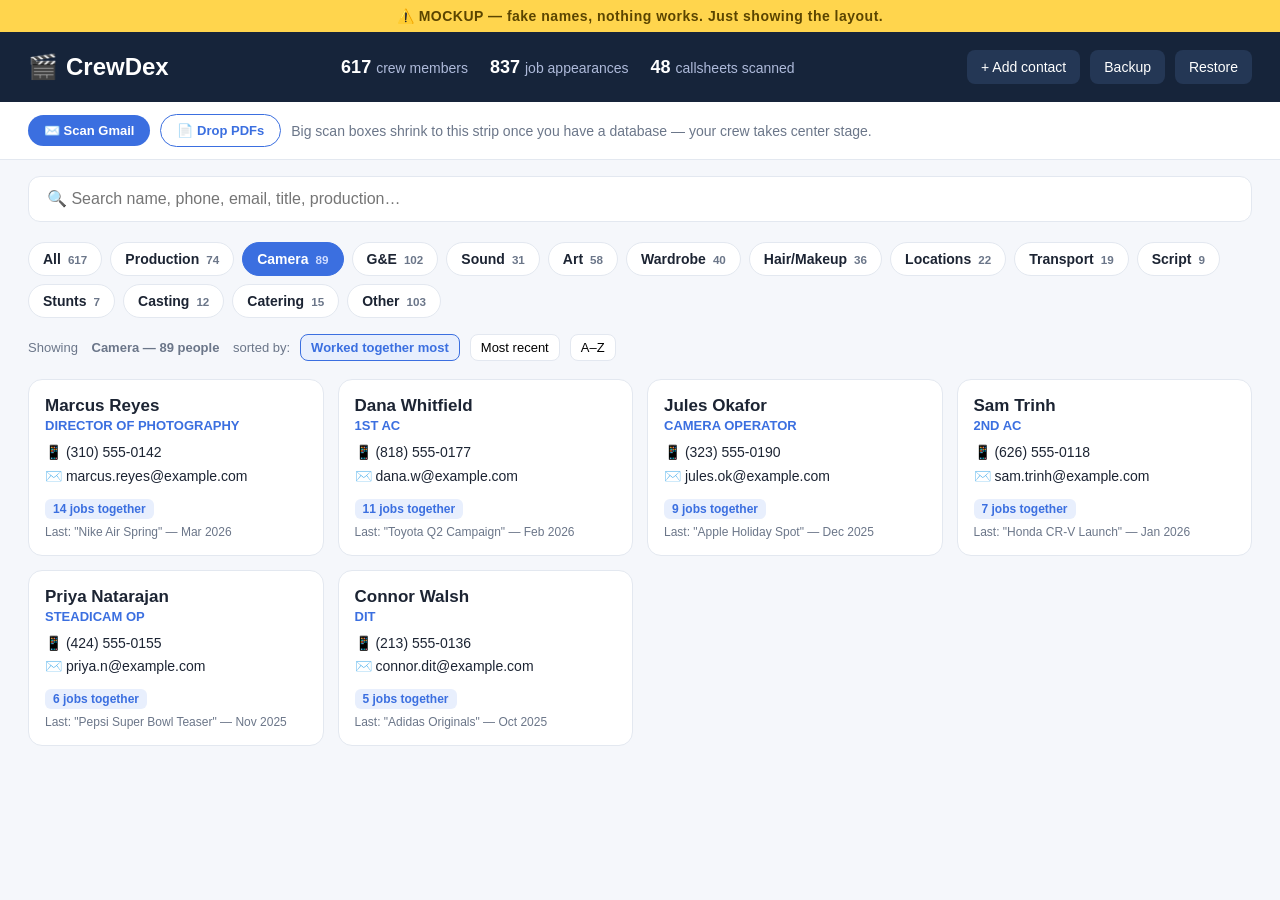
<file: mockup-departments.html>
<!DOCTYPE html>
<html lang="en">
<head>
<meta charset="UTF-8">
<meta name="viewport" content="width=device-width, initial-scale=1">
<title>CrewDex — Department Browse MOCKUP</title>
<style>
  :root{
    --navy:#16243a; --blue:#3b6fe0; --blue-soft:#e8effd; --ink:#1c2433;
    --mut:#6b7689; --line:#e3e8f0; --bg:#f5f7fb; --card:#ffffff;
  }
  *{box-sizing:border-box; margin:0; padding:0;}
  body{font-family:-apple-system,BlinkMacSystemFont,"Segoe UI",Roboto,sans-serif; background:var(--bg); color:var(--ink);}

  .mock-banner{background:#ffd54d; color:#5b4500; text-align:center; font-weight:700; padding:8px; font-size:14px; letter-spacing:.5px;}

  header{background:var(--navy); color:#fff; padding:18px 28px; display:flex; align-items:center; justify-content:space-between; flex-wrap:wrap; gap:12px;}
  .brand{font-size:24px; font-weight:800;}
  .brand span{margin-right:8px;}
  .stats{display:flex; gap:22px; font-size:14px; color:#aebada;}
  .stats b{color:#fff; font-size:18px; margin-right:5px;}
  .hbtns{display:flex; gap:10px;}
  .hbtn{background:#243755; color:#fff; border:none; border-radius:8px; padding:9px 14px; font-size:14px; cursor:pointer;}

  .scanbar{display:flex; gap:10px; align-items:center; padding:12px 28px; background:#fff; border-bottom:1px solid var(--line); font-size:14px; color:var(--mut);}
  .scanbar .pill{background:var(--blue); color:#fff; border:none; border-radius:999px; padding:8px 16px; font-weight:600; font-size:13px; cursor:pointer;}
  .scanbar .pill.ghost{background:#fff; color:var(--blue); border:1.5px solid var(--blue);}

  .searchwrap{padding:16px 28px 6px;}
  .search{width:100%; padding:13px 18px; font-size:16px; border:1.5px solid var(--line); border-radius:12px; background:#fff;}

  /* DEPARTMENT TABS */
  .depts{display:flex; flex-wrap:wrap; gap:8px; padding:14px 28px 6px;}
  .dept{border:1.5px solid var(--line); background:#fff; color:var(--ink); border-radius:999px; padding:8px 14px; font-size:14px; font-weight:600; cursor:pointer; display:flex; gap:7px; align-items:center;}
  .dept small{color:var(--mut); font-weight:700;}
  .dept.active{background:var(--blue); border-color:var(--blue); color:#fff;}
  .dept.active small{color:#cfdcff;}

  .sortrow{display:flex; align-items:center; gap:10px; padding:10px 28px; font-size:13px; color:var(--mut);}
  .sortrow .sbtn{border:1px solid var(--line); background:#fff; border-radius:8px; padding:5px 10px; font-size:13px; cursor:pointer;}
  .sortrow .sbtn.on{background:var(--blue-soft); border-color:var(--blue); color:var(--blue); font-weight:700;}

  .grid{display:grid; grid-template-columns:repeat(auto-fill,minmax(290px,1fr)); gap:14px; padding:8px 28px 40px;}
  .card{background:var(--card); border:1px solid var(--line); border-radius:14px; padding:16px;}
  .card .name{font-size:17px; font-weight:800;}
  .card .role{color:var(--blue); font-size:13px; font-weight:700; margin:2px 0 8px;}
  .card .meta{font-size:14px; color:var(--ink); line-height:1.7;}
  .card .meta a{color:var(--ink); text-decoration:none;}
  .badge{display:inline-block; background:var(--blue-soft); color:var(--blue); border-radius:6px; font-size:12px; font-weight:700; padding:3px 8px; margin-top:10px;}
  .last{font-size:12px; color:var(--mut); margin-top:6px;}
</style>
</head>
<body>

<div class="mock-banner">⚠️ MOCKUP — fake names, nothing works. Just showing the layout.</div>

<header>
  <div class="brand"><span>🎬</span>CrewDex</div>
  <div class="stats">
    <div><b>617</b>crew members</div>
    <div><b>837</b>job appearances</div>
    <div><b>48</b>callsheets scanned</div>
  </div>
  <div class="hbtns">
    <button class="hbtn">+ Add contact</button>
    <button class="hbtn">Backup</button>
    <button class="hbtn">Restore</button>
  </div>
</header>

<div class="scanbar">
  <button class="pill">✉️ Scan Gmail</button>
  <button class="pill ghost">📄 Drop PDFs</button>
  <span>Big scan boxes shrink to this strip once you have a database — your crew takes center stage.</span>
</div>

<div class="searchwrap">
  <input class="search" placeholder="🔍 Search name, phone, email, title, production…">
</div>

<!-- DEPARTMENT TABS — click one, see everyone in it -->
<div class="depts">
  <button class="dept">All <small>617</small></button>
  <button class="dept">Production <small>74</small></button>
  <button class="dept active">Camera <small>89</small></button>
  <button class="dept">G&amp;E <small>102</small></button>
  <button class="dept">Sound <small>31</small></button>
  <button class="dept">Art <small>58</small></button>
  <button class="dept">Wardrobe <small>40</small></button>
  <button class="dept">Hair/Makeup <small>36</small></button>
  <button class="dept">Locations <small>22</small></button>
  <button class="dept">Transport <small>19</small></button>
  <button class="dept">Script <small>9</small></button>
  <button class="dept">Stunts <small>7</small></button>
  <button class="dept">Casting <small>12</small></button>
  <button class="dept">Catering <small>15</small></button>
  <button class="dept">Other <small>103</small></button>
</div>

<div class="sortrow">
  Showing <b>&nbsp;Camera — 89 people&nbsp;</b> sorted by:
  <button class="sbtn on">Worked together most</button>
  <button class="sbtn">Most recent</button>
  <button class="sbtn">A–Z</button>
</div>

<div class="grid">
  <div class="card">
    <div class="name">Marcus Reyes</div>
    <div class="role">DIRECTOR OF PHOTOGRAPHY</div>
    <div class="meta">📱 (310) 555-0142<br>✉️ marcus.reyes@example.com</div>
    <span class="badge">14 jobs together</span>
    <div class="last">Last: "Nike Air Spring" — Mar 2026</div>
  </div>
  <div class="card">
    <div class="name">Dana Whitfield</div>
    <div class="role">1ST AC</div>
    <div class="meta">📱 (818) 555-0177<br>✉️ dana.w@example.com</div>
    <span class="badge">11 jobs together</span>
    <div class="last">Last: "Toyota Q2 Campaign" — Feb 2026</div>
  </div>
  <div class="card">
    <div class="name">Jules Okafor</div>
    <div class="role">CAMERA OPERATOR</div>
    <div class="meta">📱 (323) 555-0190<br>✉️ jules.ok@example.com</div>
    <span class="badge">9 jobs together</span>
    <div class="last">Last: "Apple Holiday Spot" — Dec 2025</div>
  </div>
  <div class="card">
    <div class="name">Sam Trinh</div>
    <div class="role">2ND AC</div>
    <div class="meta">📱 (626) 555-0118<br>✉️ sam.trinh@example.com</div>
    <span class="badge">7 jobs together</span>
    <div class="last">Last: "Honda CR-V Launch" — Jan 2026</div>
  </div>
  <div class="card">
    <div class="name">Priya Natarajan</div>
    <div class="role">STEADICAM OP</div>
    <div class="meta">📱 (424) 555-0155<br>✉️ priya.n@example.com</div>
    <span class="badge">6 jobs together</span>
    <div class="last">Last: "Pepsi Super Bowl Teaser" — Nov 2025</div>
  </div>
  <div class="card">
    <div class="name">Connor Walsh</div>
    <div class="role">DIT</div>
    <div class="meta">📱 (213) 555-0136<br>✉️ connor.dit@example.com</div>
    <span class="badge">5 jobs together</span>
    <div class="last">Last: "Adidas Originals" — Oct 2025</div>
  </div>
</div>

</body>
</html>
</file>
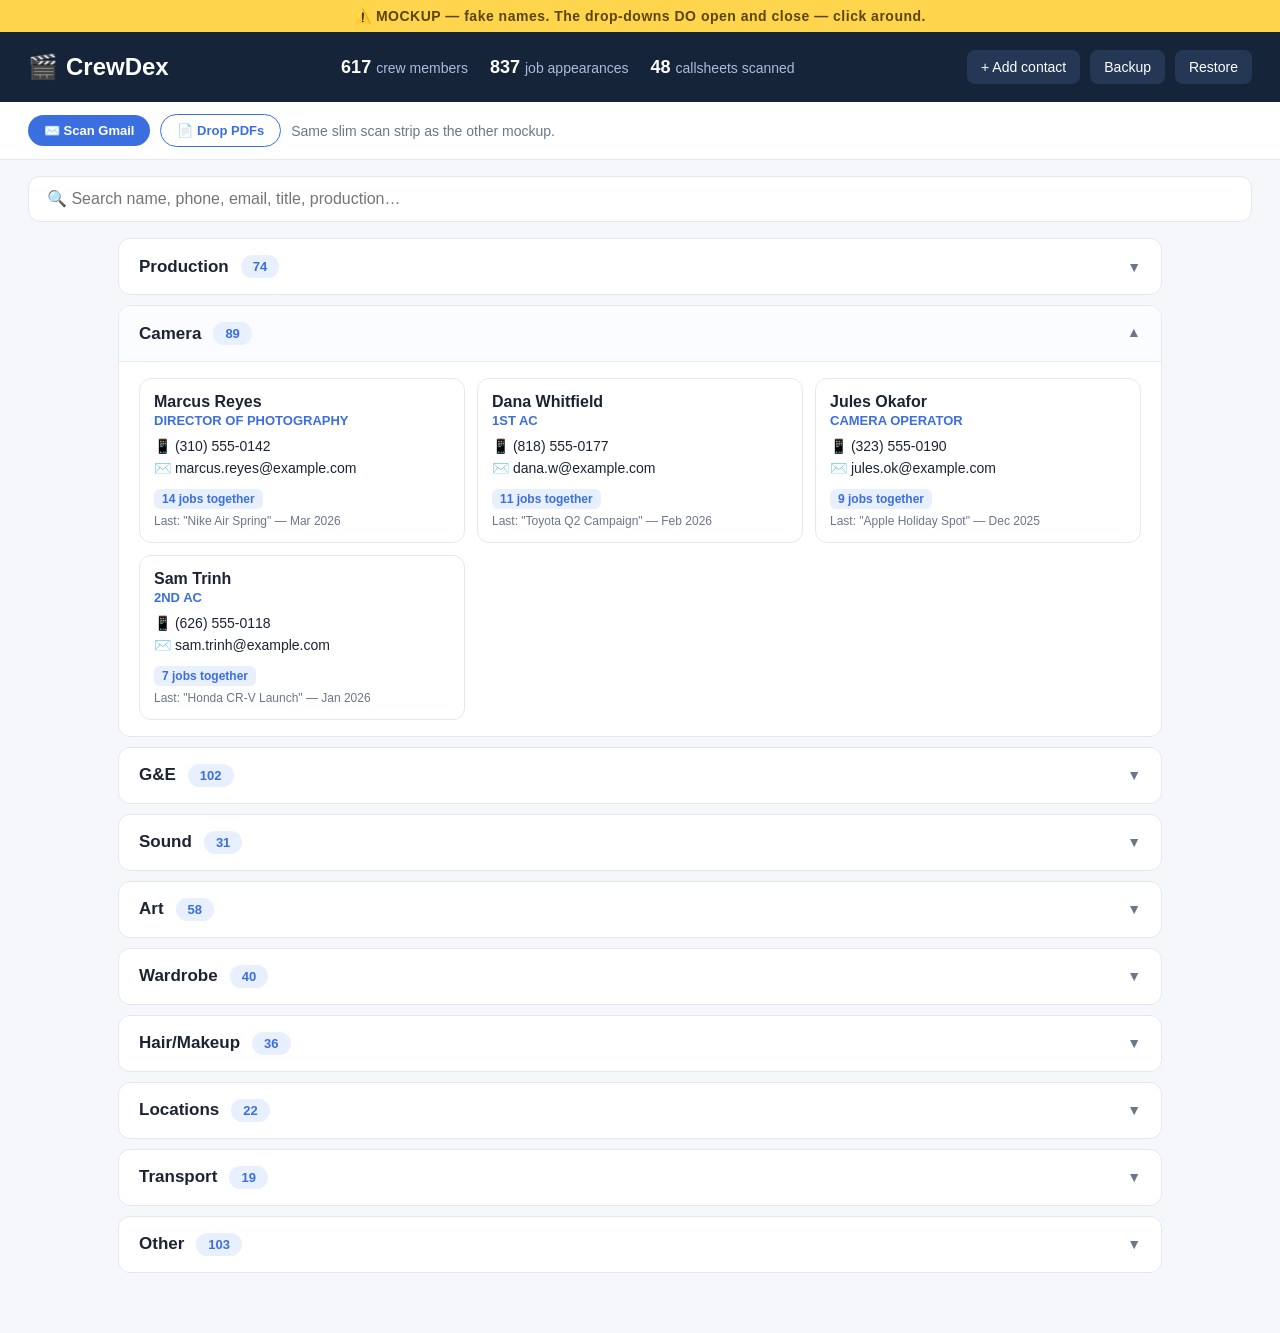
<file: mockup-dropdowns.html>
<!DOCTYPE html>
<html lang="en">
<head>
<meta charset="UTF-8">
<meta name="viewport" content="width=device-width, initial-scale=1">
<title>CrewDex — Drop-Down Departments MOCKUP</title>
<style>
  :root{
    --navy:#16243a; --blue:#3b6fe0; --blue-soft:#e8effd; --ink:#1c2433;
    --mut:#6b7689; --line:#e3e8f0; --bg:#f5f7fb; --card:#ffffff;
  }
  *{box-sizing:border-box; margin:0; padding:0;}
  body{font-family:-apple-system,BlinkMacSystemFont,"Segoe UI",Roboto,sans-serif; background:var(--bg); color:var(--ink);}

  .mock-banner{background:#ffd54d; color:#5b4500; text-align:center; font-weight:700; padding:8px; font-size:14px; letter-spacing:.5px;}

  header{background:var(--navy); color:#fff; padding:18px 28px; display:flex; align-items:center; justify-content:space-between; flex-wrap:wrap; gap:12px;}
  .brand{font-size:24px; font-weight:800;}
  .brand span{margin-right:8px;}
  .stats{display:flex; gap:22px; font-size:14px; color:#aebada;}
  .stats b{color:#fff; font-size:18px; margin-right:5px;}
  .hbtns{display:flex; gap:10px;}
  .hbtn{background:#243755; color:#fff; border:none; border-radius:8px; padding:9px 14px; font-size:14px; cursor:pointer;}

  .scanbar{display:flex; gap:10px; align-items:center; padding:12px 28px; background:#fff; border-bottom:1px solid var(--line); font-size:14px; color:var(--mut);}
  .scanbar .pill{background:var(--blue); color:#fff; border:none; border-radius:999px; padding:8px 16px; font-weight:600; font-size:13px; cursor:pointer;}
  .scanbar .pill.ghost{background:#fff; color:var(--blue); border:1.5px solid var(--blue);}

  .searchwrap{padding:16px 28px 10px;}
  .search{width:100%; padding:13px 18px; font-size:16px; border:1.5px solid var(--line); border-radius:12px; background:#fff;}

  /* DROP-DOWN (ACCORDION) LIST */
  .list{padding:6px 28px 50px; max-width:1100px; margin:0 auto;}
  details{background:#fff; border:1px solid var(--line); border-radius:12px; margin-bottom:10px; overflow:hidden;}
  summary{list-style:none; cursor:pointer; display:flex; align-items:center; justify-content:space-between; padding:16px 20px; font-size:17px; font-weight:800;}
  summary::-webkit-details-marker{display:none;}
  summary .left{display:flex; align-items:center; gap:12px;}
  summary .count{background:var(--blue-soft); color:var(--blue); border-radius:999px; font-size:13px; font-weight:800; padding:4px 12px;}
  summary .arrow{color:var(--mut); font-size:14px; transition:transform .15s;}
  details[open] .arrow{transform:rotate(180deg);}
  details[open] summary{border-bottom:1px solid var(--line); background:#fafcff;}

  .grid{display:grid; grid-template-columns:repeat(auto-fill,minmax(280px,1fr)); gap:12px; padding:16px 20px;}
  .card{background:var(--card); border:1px solid var(--line); border-radius:12px; padding:14px;}
  .card .name{font-size:16px; font-weight:800;}
  .card .role{color:var(--blue); font-size:13px; font-weight:700; margin:2px 0 7px;}
  .card .meta{font-size:14px; line-height:1.6;}
  .badge{display:inline-block; background:var(--blue-soft); color:var(--blue); border-radius:6px; font-size:12px; font-weight:700; padding:3px 8px; margin-top:9px;}
  .last{font-size:12px; color:var(--mut); margin-top:5px;}
</style>
</head>
<body>

<div class="mock-banner">⚠️ MOCKUP — fake names. The drop-downs DO open and close — click around.</div>

<header>
  <div class="brand"><span>🎬</span>CrewDex</div>
  <div class="stats">
    <div><b>617</b>crew members</div>
    <div><b>837</b>job appearances</div>
    <div><b>48</b>callsheets scanned</div>
  </div>
  <div class="hbtns">
    <button class="hbtn">+ Add contact</button>
    <button class="hbtn">Backup</button>
    <button class="hbtn">Restore</button>
  </div>
</header>

<div class="scanbar">
  <button class="pill">✉️ Scan Gmail</button>
  <button class="pill ghost">📄 Drop PDFs</button>
  <span>Same slim scan strip as the other mockup.</span>
</div>

<div class="searchwrap">
  <input class="search" placeholder="🔍 Search name, phone, email, title, production…">
</div>

<div class="list">

  <details>
    <summary><span class="left">Production <span class="count">74</span></span><span class="arrow">▼</span></summary>
    <div class="grid">
      <div class="card"><div class="name">Lena Brooks</div><div class="role">PRODUCTION MANAGER</div><div class="meta">📱 (310) 555-0101<br>✉️ lena.b@example.com</div><span class="badge">12 jobs together</span><div class="last">Last: "Nike Air Spring" — Mar 2026</div></div>
      <div class="card"><div class="name">Omar Said</div><div class="role">1ST AD</div><div class="meta">📱 (818) 555-0122<br>✉️ omar.ad@example.com</div><span class="badge">8 jobs together</span><div class="last">Last: "Toyota Q2" — Feb 2026</div></div>
    </div>
  </details>

  <details open>
    <summary><span class="left">Camera <span class="count">89</span></span><span class="arrow">▼</span></summary>
    <div class="grid">
      <div class="card"><div class="name">Marcus Reyes</div><div class="role">DIRECTOR OF PHOTOGRAPHY</div><div class="meta">📱 (310) 555-0142<br>✉️ marcus.reyes@example.com</div><span class="badge">14 jobs together</span><div class="last">Last: "Nike Air Spring" — Mar 2026</div></div>
      <div class="card"><div class="name">Dana Whitfield</div><div class="role">1ST AC</div><div class="meta">📱 (818) 555-0177<br>✉️ dana.w@example.com</div><span class="badge">11 jobs together</span><div class="last">Last: "Toyota Q2 Campaign" — Feb 2026</div></div>
      <div class="card"><div class="name">Jules Okafor</div><div class="role">CAMERA OPERATOR</div><div class="meta">📱 (323) 555-0190<br>✉️ jules.ok@example.com</div><span class="badge">9 jobs together</span><div class="last">Last: "Apple Holiday Spot" — Dec 2025</div></div>
      <div class="card"><div class="name">Sam Trinh</div><div class="role">2ND AC</div><div class="meta">📱 (626) 555-0118<br>✉️ sam.trinh@example.com</div><span class="badge">7 jobs together</span><div class="last">Last: "Honda CR-V Launch" — Jan 2026</div></div>
    </div>
  </details>

  <details>
    <summary><span class="left">G&amp;E <span class="count">102</span></span><span class="arrow">▼</span></summary>
    <div class="grid">
      <div class="card"><div class="name">Ray Delgado</div><div class="role">GAFFER</div><div class="meta">📱 (213) 555-0161<br>✉️ ray.gaffer@example.com</div><span class="badge">10 jobs together</span><div class="last">Last: "Pepsi Teaser" — Nov 2025</div></div>
      <div class="card"><div class="name">Kim Nakamura</div><div class="role">KEY GRIP</div><div class="meta">📱 (424) 555-0183<br>✉️ kim.grip@example.com</div><span class="badge">9 jobs together</span><div class="last">Last: "Adidas Originals" — Oct 2025</div></div>
    </div>
  </details>

  <details>
    <summary><span class="left">Sound <span class="count">31</span></span><span class="arrow">▼</span></summary>
    <div class="grid">
      <div class="card"><div class="name">Felix Arno</div><div class="role">SOUND MIXER</div><div class="meta">📱 (323) 555-0144<br>✉️ felix.sound@example.com</div><span class="badge">6 jobs together</span><div class="last">Last: "Honda CR-V Launch" — Jan 2026</div></div>
    </div>
  </details>

  <details>
    <summary><span class="left">Art <span class="count">58</span></span><span class="arrow">▼</span></summary>
    <div class="grid">
      <div class="card"><div class="name">Maya Castillo</div><div class="role">PRODUCTION DESIGNER</div><div class="meta">📱 (310) 555-0188<br>✉️ maya.art@example.com</div><span class="badge">7 jobs together</span><div class="last">Last: "Apple Holiday Spot" — Dec 2025</div></div>
    </div>
  </details>

  <details><summary><span class="left">Wardrobe <span class="count">40</span></span><span class="arrow">▼</span></summary><div class="grid"><div class="card"><div class="name">Tess Bergman</div><div class="role">COSTUME DESIGNER</div><div class="meta">📱 (818) 555-0109<br>✉️ tess.w@example.com</div><span class="badge">5 jobs together</span><div class="last">Last: "Toyota Q2" — Feb 2026</div></div></div></details>
  <details><summary><span class="left">Hair/Makeup <span class="count">36</span></span><span class="arrow">▼</span></summary><div class="grid"><div class="card"><div class="name">Noor Haddad</div><div class="role">KEY MAKEUP</div><div class="meta">📱 (213) 555-0171<br>✉️ noor.mu@example.com</div><span class="badge">6 jobs together</span><div class="last">Last: "Nike Air Spring" — Mar 2026</div></div></div></details>
  <details><summary><span class="left">Locations <span class="count">22</span></span><span class="arrow">▼</span></summary><div class="grid"><div class="card"><div class="name">Gus Pereira</div><div class="role">LOCATION MANAGER</div><div class="meta">📱 (626) 555-0150<br>✉️ gus.loc@example.com</div><span class="badge">4 jobs together</span><div class="last">Last: "Pepsi Teaser" — Nov 2025</div></div></div></details>
  <details><summary><span class="left">Transport <span class="count">19</span></span><span class="arrow">▼</span></summary><div class="grid"><div class="card"><div class="name">Vic Romano</div><div class="role">TRANSPO COORDINATOR</div><div class="meta">📱 (323) 555-0115<br>✉️ vic.t@example.com</div><span class="badge">3 jobs together</span><div class="last">Last: "Adidas Originals" — Oct 2025</div></div></div></details>
  <details><summary><span class="left">Other <span class="count">103</span></span><span class="arrow">▼</span></summary><div class="grid"><div class="card"><div class="name">Robin Yee</div><div class="role">DRONE OP</div><div class="meta">📱 (424) 555-0139<br>✉️ robin.fly@example.com</div><span class="badge">2 jobs together</span><div class="last">Last: "Honda CR-V Launch" — Jan 2026</div></div></div></details>

</div>

</body>
</html>
</file>
